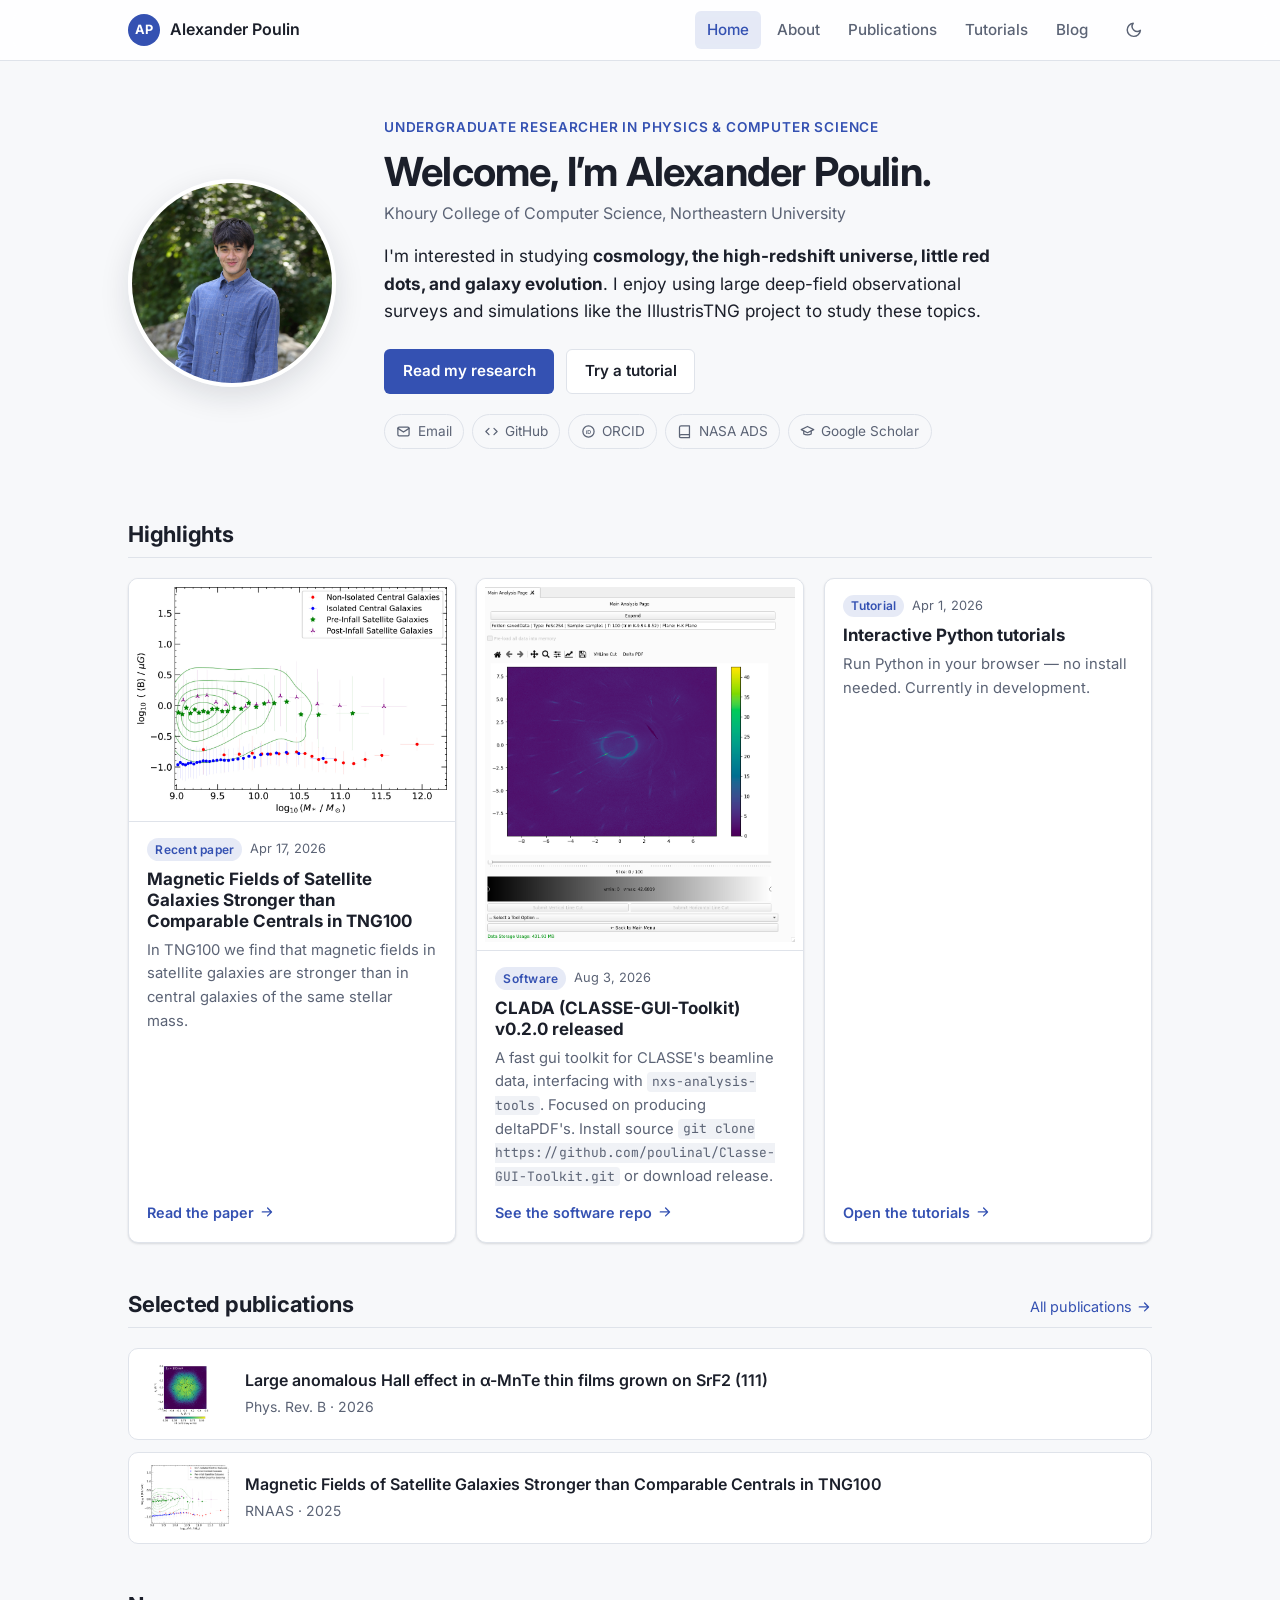
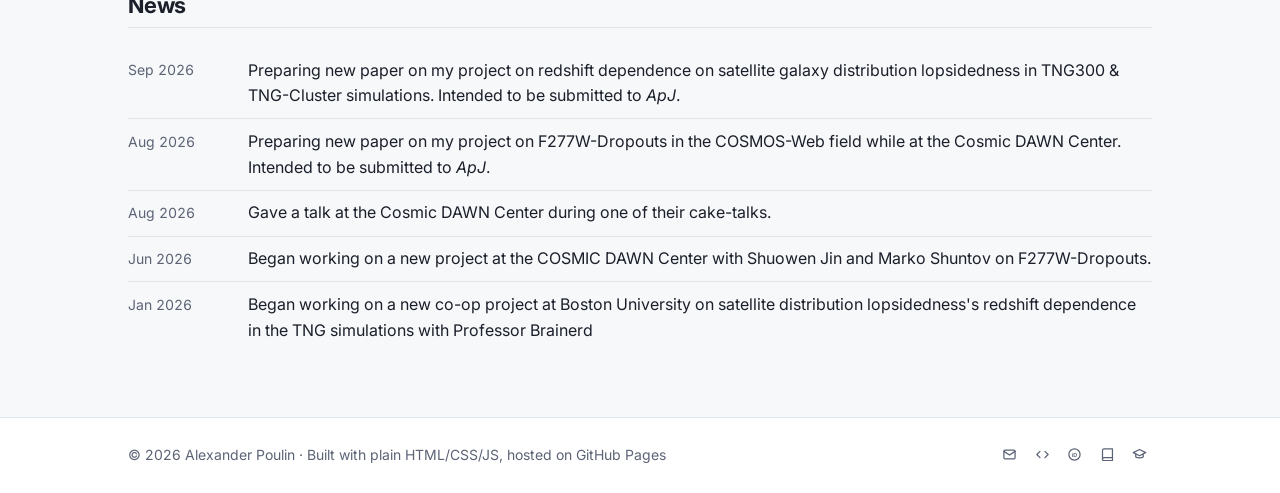
<file: index.html>
<!DOCTYPE html>
<!--
  index.html — HOME PAGE (hero, highlights, selected publications, news)

  Every page on this site uses the same shell. Content is NOT written here;
  it lives in data/*.js and is rendered by the controller named in
  <body data-page="...">. To change what this page shows, edit:
    data/profile.js      (photo, intro, buttons)
    data/highlights.js   (highlight cards and news)
    jss/config.js        -> home.sections (which sections, in what order)
  The toolbar and footer are rendered from jss/config.js on every page.

  You can still add hand-written HTML: anything you put inside <main> after
  <div id="view"> stays on the page, below the generated content.
-->
<html lang="en">
<head>
  <meta charset="UTF-8">
  <meta name="viewport" content="width=device-width, initial-scale=1.0">
  <title>Home</title>
  <meta name="description" content="Astrophysicist studying galaxies and dark matter.">
  <link rel="icon" href="assets/icons/logo_budding_universe_centered.svg" type="image/svg+xml">
  <link rel="stylesheet" href="css/style.css">

  <!-- MODEL: site config + content (edit these to change the site) -->
  <script src="jss/config.js"></script>
  <script src="data/profile.js"></script>
  <script src="data/highlights.js"></script>
  <script src="data/publications.js"></script>
  <script src="data/tutorials.js"></script>
  <script src="data/blog.js"></script>
  <script src="jss/models.js"></script>
  <!-- VIEW -->
  <script src="jss/views.js"></script>
  <!-- CONTROLLER (+ Python kernel service) -->
  <script src="jss/python-engine.js"></script>
  <script src="jss/controllers.js"></script>
  <!-- BOOTSTRAP: must be last -->
  <script src="jss/script.js"></script>
</head>
<body data-page="home">
  <header id="site-toolbar" class="toolbar"></header>

  <main id="app" class="page">
    <div id="view">
      <noscript><p>This site needs JavaScript to display its content.</p></noscript>
    </div>
  </main>

  <footer id="site-footer" class="footer"></footer>
</body>
</html>
</file>
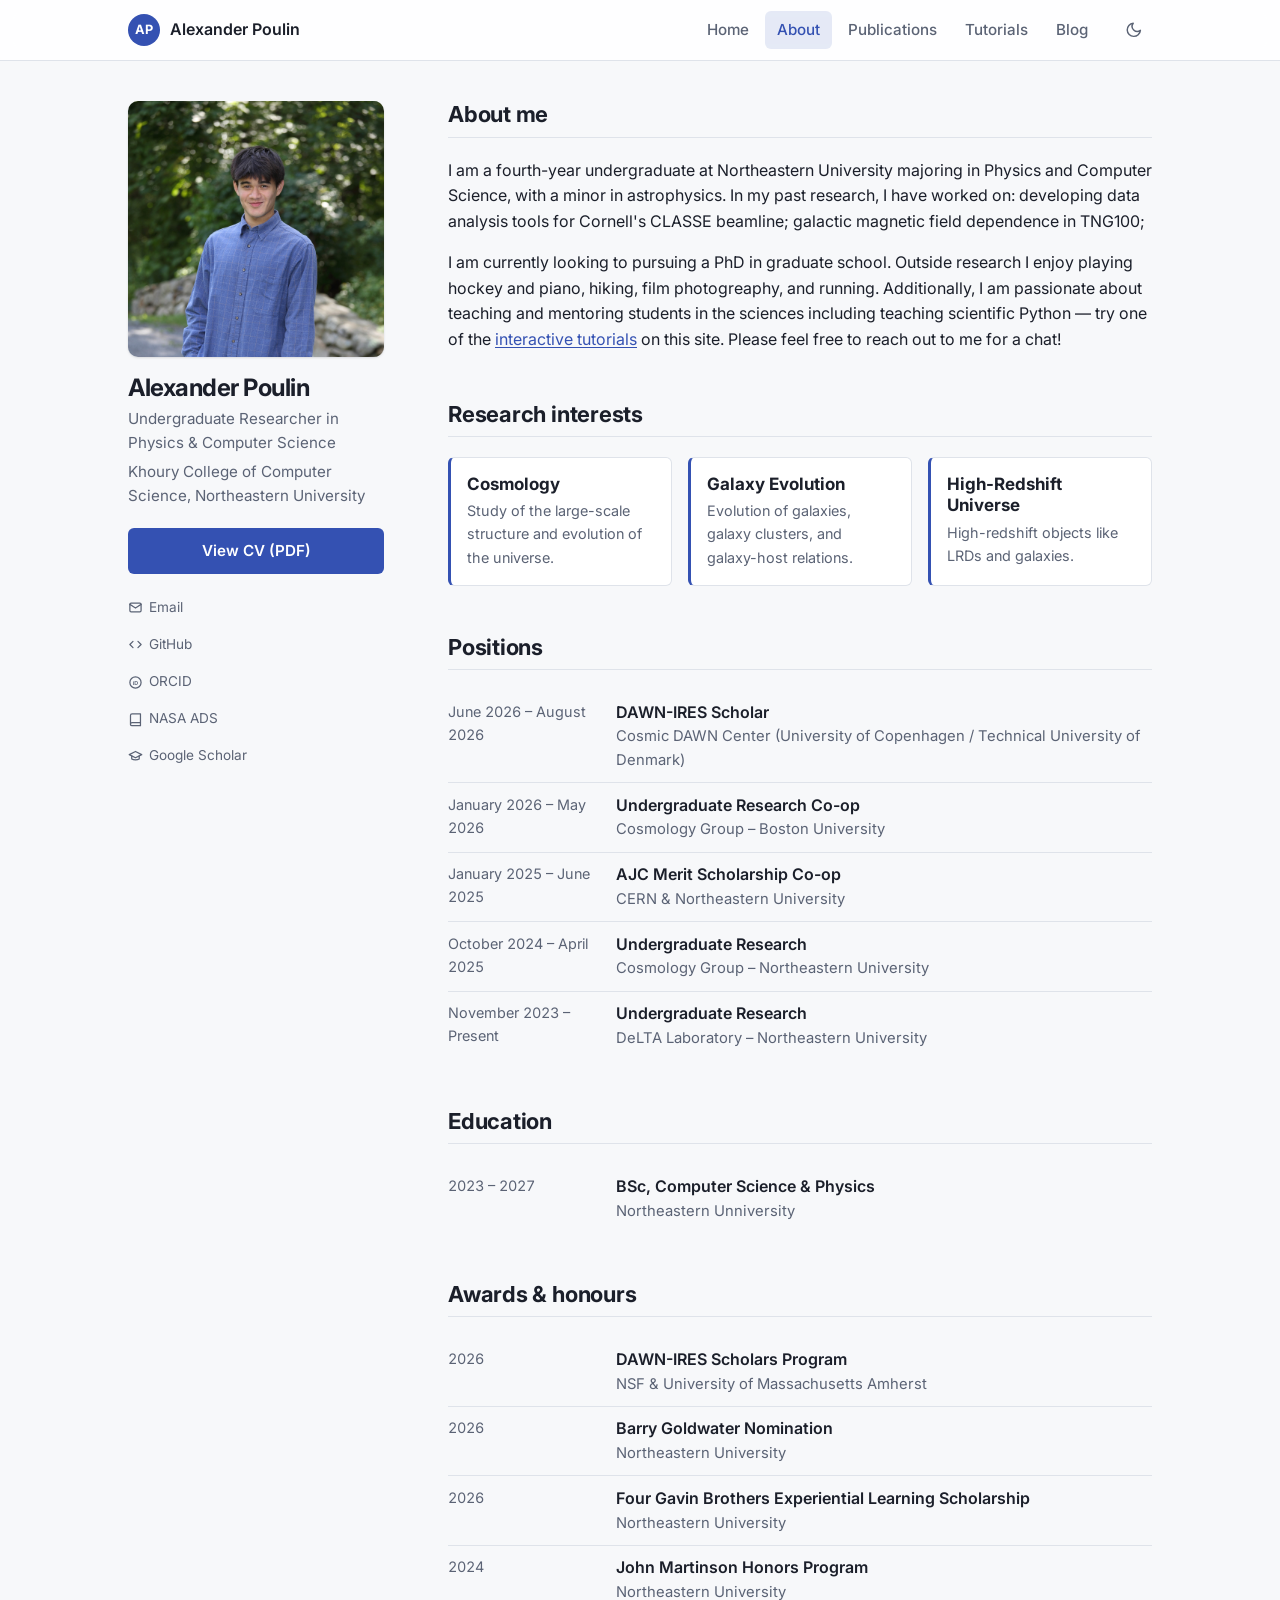
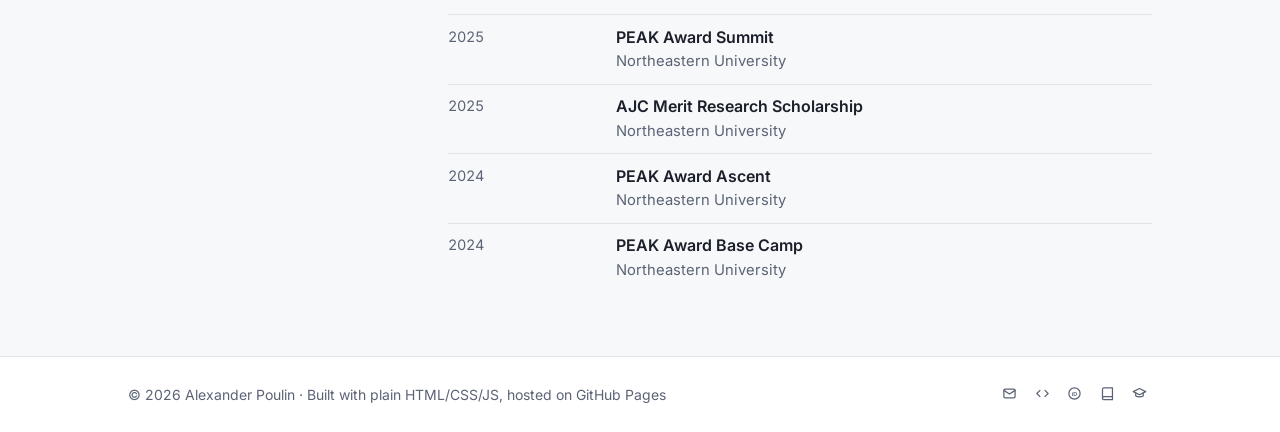
<file: aboutme.html>
<!DOCTYPE html>
<!--
  aboutme.html — ABOUT PAGE (bio, interests, positions, education)

  Every page on this site uses the same shell. Content is NOT written here;
  it lives in data/*.js and is rendered by the controller named in
  <body data-page="...">. To change what this page shows, edit:
    data/profile.js      (bio, interests, positions, education, awards)
  The toolbar and footer are rendered from jss/config.js on every page.

  You can still add hand-written HTML: anything you put inside <main> after
  <div id="view"> stays on the page, below the generated content.
-->
<html lang="en">
<head>
  <meta charset="UTF-8">
  <meta name="viewport" content="width=device-width, initial-scale=1.0">
  <title>About</title>
  <meta name="description" content="Biography, research interests and career.">
  <link rel="icon" href="assets/icons/logo_budding_universe_centered.svg" type="image/svg+xml">
  <link rel="stylesheet" href="css/style.css">

  <!-- MODEL: site config + content (edit these to change the site) -->
  <script src="jss/config.js"></script>
  <script src="data/profile.js"></script>
  <script src="data/highlights.js"></script>
  <script src="data/publications.js"></script>
  <script src="data/tutorials.js"></script>
  <script src="data/blog.js"></script>
  <script src="jss/models.js"></script>
  <!-- VIEW -->
  <script src="jss/views.js"></script>
  <!-- CONTROLLER (+ Python kernel service) -->
  <script src="jss/python-engine.js"></script>
  <script src="jss/controllers.js"></script>
  <!-- BOOTSTRAP: must be last -->
  <script src="jss/script.js"></script>
</head>
<body data-page="about">
  <header id="site-toolbar" class="toolbar"></header>

  <main id="app" class="page">
    <div id="view">
      <noscript><p>This site needs JavaScript to display its content.</p></noscript>
    </div>
  </main>

  <footer id="site-footer" class="footer"></footer>
</body>
</html>
</file>
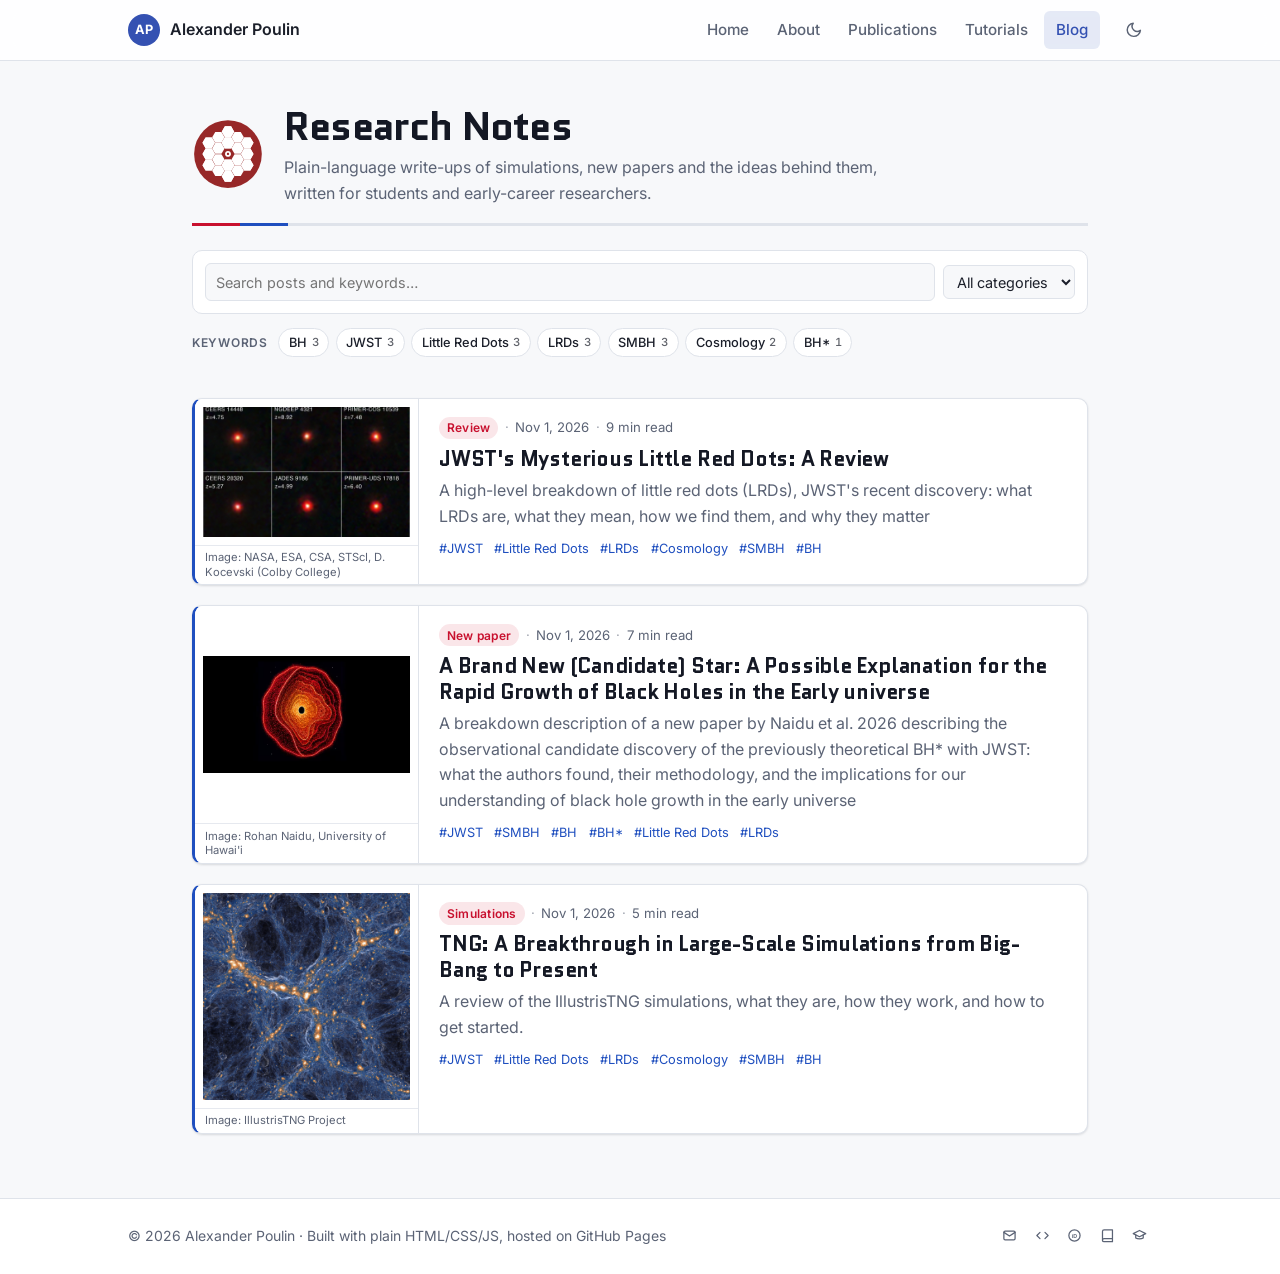
<file: blog.html>
<!DOCTYPE html>
<!--
  blog.html — BLOG (posts about simulations, new papers, tutorials)

  Every page on this site uses the same shell. Content is NOT written here;
  it lives in data/*.js and is rendered by the controller named in
  <body data-page="...">. To change what this page shows, edit:
    data/blog.js         (the posts themselves — see the guide at its top)
    jss/config.js        -> blog (title, logo, fonts, red/blue accents)
    assets/img/blog/     (images used in posts)
  The toolbar and footer are rendered from jss/config.js on every page.

  URLs:  blog.html                 list of posts (search + keywords)
         blog.html?p=<id>          one post
         blog.html?kw=TNG100       posts with that keyword

  You can still add hand-written HTML: anything you put inside <main> after
  <div id="view"> stays on the page, below the generated content.
-->
<html lang="en">
<head>
  <meta charset="UTF-8">
  <meta name="viewport" content="width=device-width, initial-scale=1.0">
  <title>Blog</title>
  <meta name="description" content="Plain-language write-ups of simulations and new papers, for early-career researchers.">
  <link rel="icon" href="assets/icons/logo_budding_universe_centered.svg" type="image/svg+xml">
  <link rel="stylesheet" href="css/style.css">

  <!-- MODEL: site config + content (edit these to change the site) -->
  <script src="jss/config.js"></script>
  <script src="data/profile.js"></script>
  <script src="data/highlights.js"></script>
  <script src="data/publications.js"></script>
  <script src="data/tutorials.js"></script>
  <script src="data/blog.js"></script>
  <script src="jss/models.js"></script>
  <!-- VIEW -->
  <script src="jss/views.js"></script>
  <!-- CONTROLLER (+ Python kernel service) -->
  <script src="jss/python-engine.js"></script>
  <script src="jss/controllers.js"></script>
  <!-- BOOTSTRAP: must be last -->
  <script src="jss/script.js"></script>
</head>
<body data-page="blog">
  <header id="site-toolbar" class="toolbar"></header>

  <main id="app" class="page">
    <div id="view">
      <noscript><p>This site needs JavaScript to display its content.</p></noscript>
    </div>
  </main>

  <footer id="site-footer" class="footer"></footer>
</body>
</html>
</file>
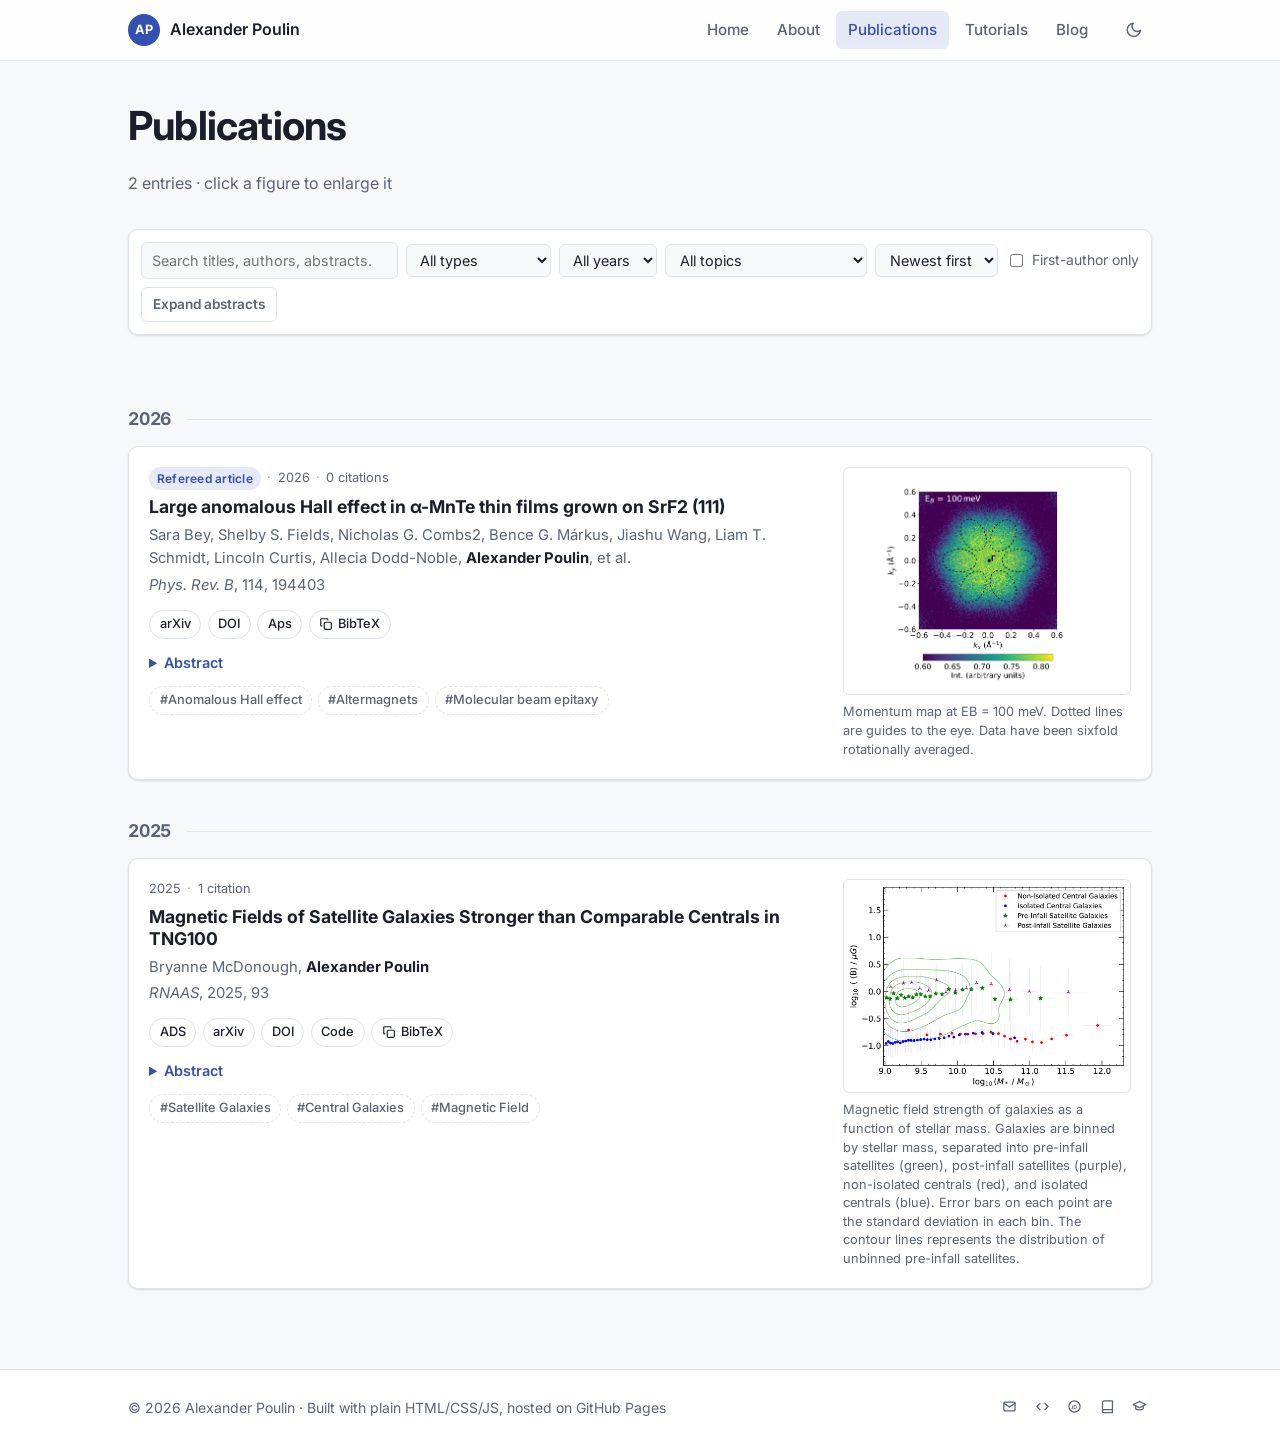
<file: publications.html>
<!DOCTYPE html>
<!--
  publications.html — PUBLICATIONS (abstracts, signature plots, filters)

  Every page on this site uses the same shell. Content is NOT written here;
  it lives in data/*.js and is rendered by the controller named in
  <body data-page="...">. To change what this page shows, edit:
    data/publications.js (the list itself)
    jss/config.js        -> publications (sorting, grouping, labels)
    assets/img/pubs/     (signature plot images)
  The toolbar and footer are rendered from jss/config.js on every page.

  You can still add hand-written HTML: anything you put inside <main> after
  <div id="view"> stays on the page, below the generated content.
-->
<html lang="en">
<head>
  <meta charset="UTF-8">
  <meta name="viewport" content="width=device-width, initial-scale=1.0">
  <title>Publications</title>
  <meta name="description" content="Publications with abstracts and figures.">
  <link rel="icon" href="assets/icons/logo_budding_universe_centered.svg" type="image/svg+xml">
  <link rel="stylesheet" href="css/style.css">

  <!-- MODEL: site config + content (edit these to change the site) -->
  <script src="jss/config.js"></script>
  <script src="data/profile.js"></script>
  <script src="data/highlights.js"></script>
  <script src="data/publications.js"></script>
  <script src="data/tutorials.js"></script>
  <script src="data/blog.js"></script>
  <script src="jss/models.js"></script>
  <!-- VIEW -->
  <script src="jss/views.js"></script>
  <!-- CONTROLLER (+ Python kernel service) -->
  <script src="jss/python-engine.js"></script>
  <script src="jss/controllers.js"></script>
  <!-- BOOTSTRAP: must be last -->
  <script src="jss/script.js"></script>
</head>
<body data-page="publications">
  <header id="site-toolbar" class="toolbar"></header>

  <main id="app" class="page">
    <div id="view">
      <noscript><p>This site needs JavaScript to display its content.</p></noscript>
    </div>
  </main>

  <footer id="site-footer" class="footer"></footer>
</body>
</html>
</file>
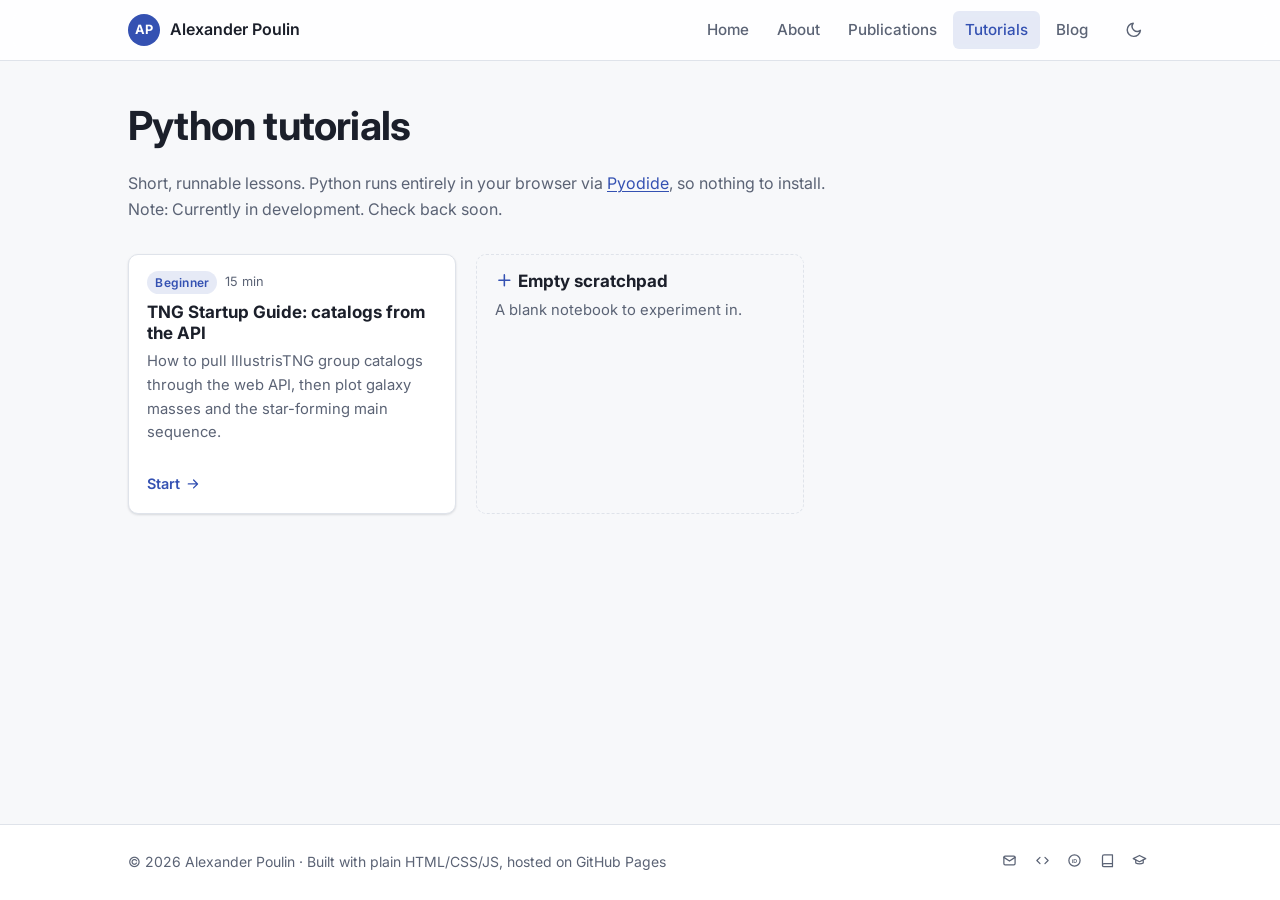
<file: runcode-template.html>
<!DOCTYPE html>
<!--
  runcode-template.html — INTERACTIVE PYTHON TUTORIALS (Jupyter-style notebook)

  Every page on this site uses the same shell. Content is NOT written here;
  it lives in data/*.js and is rendered by the controller named in
  <body data-page="...">. To change what this page shows, edit:
    data/tutorials.js    (tutorials and their cells)
    jss/config.js        -> notebook (editor, packages, options)

  URLs:  runcode-template.html            list of tutorials
         runcode-template.html?t=kepler   open one tutorial
         runcode-template.html?t=scratch  empty notebook
  To make a page that always opens one tutorial, copy this file and
  add data-tutorial="kepler" to <body>.
  The toolbar and footer are rendered from jss/config.js on every page.

  You can still add hand-written HTML: anything you put inside <main> after
  <div id="view"> stays on the page, below the generated content.
-->
<html lang="en">
<head>
  <meta charset="UTF-8">
  <meta name="viewport" content="width=device-width, initial-scale=1.0">
  <title>Tutorials</title>
  <meta name="description" content="Interactive Python tutorials that run in the browser.">
  <link rel="icon" href="assets/icons/logo_budding_universe_centered.svg" type="image/svg+xml">
  <link rel="stylesheet" href="css/style.css">

  <!-- MODEL: site config + content (edit these to change the site) -->
  <script src="jss/config.js"></script>
  <script src="data/profile.js"></script>
  <script src="data/highlights.js"></script>
  <script src="data/publications.js"></script>
  <script src="data/tutorials.js"></script>
  <script src="data/blog.js"></script>
  <script src="jss/models.js"></script>
  <!-- VIEW -->
  <script src="jss/views.js"></script>
  <!-- CONTROLLER (+ Python kernel service) -->
  <script src="jss/python-engine.js"></script>
  <script src="jss/controllers.js"></script>
  <!-- BOOTSTRAP: must be last -->
  <script src="jss/script.js"></script>
</head>
<body data-page="tutorials">
  <header id="site-toolbar" class="toolbar"></header>

  <main id="app" class="page">
    <div id="view">
      <noscript><p>This site needs JavaScript to display its content.</p></noscript>
    </div>
  </main>

  <footer id="site-footer" class="footer"></footer>
</body>
</html>
</file>
<file: css/style.css>
/* =============================================================================
 * css/style.css — ALL SITE STYLES
 * =============================================================================
 *
 * HOW TO CUSTOMISE
 *   1. Quick changes: edit the DESIGN TOKENS just below (colours, fonts,
 *      radius, widths). Every component uses these variables, so changing
 *      `--color-accent` recolours buttons, links, badges, the toolbar
 *      highlight, etc. in one go.
 *      You can also override any token from jss/config.js -> theme, without
 *      touching this file.
 *   2. Dark mode: tokens are redefined under [data-theme="dark"].
 *   3. Component tweaks: each section below is labelled with the component
 *      it styles and the view function in jss/views.js that produces it.
 *
 * SECTIONS
 *   1. Design tokens          6. Home page            11. Notebook
 *   2. Base / reset           7. About page           12. Utilities
 *   3. Layout (page, section) 8. Publications page    13. Responsive
 *   4. Toolbar + footer       9. Lightbox             14. Blog
 *   5. Shared components     10. Tutorials index
 * ========================================================================== */


/* =============================================================================
 * 1. DESIGN TOKENS
 * ========================================================================== */

:root {
  /* Colours — light mode */
  --color-bg:              #f7f8fa;
  --color-surface:         #ffffff;
  --color-surface-2:       #f0f2f6;
  --color-text:            #1b1f2a;
  --color-text-muted:      #5b6375;
  --color-border:          #dfe3ea;
  --color-accent:          #3451b2;
  --color-accent-contrast: #ffffff;   /* text on top of accent */
  --color-accent-soft:     color-mix(in srgb, var(--color-accent) 12%, transparent);
  --color-self:            var(--color-text);   /* your name in author lists */
  --color-code-bg:         #f5f6f8;
  --color-code-text:       #1b1f2a;
  --color-output-bg:       #fbfbfc;
  --color-error:           #b42318;
  --color-error-bg:        #fdf0ef;
  --color-success:         #1a7f4b;
  --color-warn:            #b26a00;

  /* Typography */
  --font-body:    system-ui, -apple-system, 'Segoe UI', sans-serif;
  --font-heading: var(--font-body);
  --font-mono:    ui-monospace, 'SFMono-Regular', Menlo, monospace;
  --text-base:    1rem;
  --line-height:  1.6;

  /* Shape & spacing */
  --radius:        10px;
  --radius-sm:     6px;
  --shadow:        0 1px 2px rgba(16, 24, 40, .06), 0 1px 3px rgba(16, 24, 40, .08);
  --shadow-lg:     0 10px 30px rgba(16, 24, 40, .12);
  --content-width: 68rem;
  --gutter:        clamp(1rem, 4vw, 2rem);
  --toolbar-height: 3.75rem;
}

/* Dark mode. `data-theme` is set on <html> by jss/script.js. */
:root[data-theme="dark"] {
  --color-bg:              #0f1218;
  --color-surface:         #171b23;
  --color-surface-2:       #1f2430;
  --color-text:            #e6e9ef;
  --color-text-muted:      #9aa3b5;
  --color-border:          #2c3240;
  --color-accent:          #8ea6ff;
  --color-accent-contrast: #0f1218;
  --color-code-bg:         #12161d;
  --color-code-text:       #e6e9ef;
  --color-output-bg:       #141820;
  --color-error:           #ff8a80;
  --color-error-bg:        #2a1716;
  --color-success:         #5bd69a;
  --color-warn:            #f0b35a;
  --shadow:                0 1px 2px rgba(0, 0, 0, .4);
  --shadow-lg:             0 10px 30px rgba(0, 0, 0, .5);
  color-scheme: dark;
}

/* Without JavaScript, still follow the OS dark-mode setting. */
@media (prefers-color-scheme: dark) {
  :root:not([data-theme]) {
    --color-bg: #0f1218; --color-surface: #171b23; --color-surface-2: #1f2430;
    --color-text: #e6e9ef; --color-text-muted: #9aa3b5; --color-border: #2c3240;
    --color-accent: #8ea6ff; --color-accent-contrast: #0f1218;
    color-scheme: dark;
  }
}


/* =============================================================================
 * 2. BASE / RESET
 * ========================================================================== */

*, *::before, *::after { box-sizing: border-box; }

html { -webkit-text-size-adjust: 100%; scroll-padding-top: calc(var(--toolbar-height) + 1rem); }

body {
  margin: 0;
  min-height: 100vh;
  display: flex;
  flex-direction: column;
  background: var(--color-bg);
  color: var(--color-text);
  font-family: var(--font-body);
  font-size: var(--text-base);
  line-height: var(--line-height);
  -webkit-font-smoothing: antialiased;
}

h1, h2, h3, h4 { font-family: var(--font-heading); line-height: 1.25; margin: 0 0 .5em; }
h1 { font-size: clamp(1.75rem, 3vw + 1rem, 2.5rem); letter-spacing: -.02em; }
h2 { font-size: 1.375rem; letter-spacing: -.01em; }
h3 { font-size: 1.0625rem; }
p  { margin: 0 0 1em; }

a { color: var(--color-accent); text-decoration-thickness: 1px; text-underline-offset: 2px; }
a:hover { text-decoration-thickness: 2px; }

img { max-width: 100%; height: auto; display: block; }

code, kbd, pre { font-family: var(--font-mono); font-size: .875em; }
:not(pre) > code {
  background: var(--color-surface-2);
  padding: .1em .35em;
  border-radius: 4px;
}
kbd {
  border: 1px solid var(--color-border);
  border-bottom-width: 2px;
  border-radius: 4px;
  padding: 0 .35em;
  background: var(--color-surface);
}

:focus-visible { outline: 2px solid var(--color-accent); outline-offset: 2px; }

button { font: inherit; color: inherit; }


/* =============================================================================
 * 3. LAYOUT
 * Every page: <header id="site-toolbar"> <main id="app"><div id="view"> <footer>
 * ========================================================================== */

.page {
  flex: 1;
  width: 100%;
  max-width: var(--content-width);
  margin: 0 auto;
  padding: 2.5rem var(--gutter) 4rem;
}

.section { margin-top: 3rem; }
.section__head {
  display: flex;
  align-items: baseline;
  justify-content: space-between;
  gap: 1rem;
  margin-bottom: 1.25rem;
  border-bottom: 1px solid var(--color-border);
  padding-bottom: .5rem;
}
.section__title { margin: 0; }
.section__action { display: inline-flex; align-items: center; gap: .25rem; font-size: .9rem; text-decoration: none; white-space: nowrap; }

.page-head { margin-bottom: 2rem; }
.page-head__sub { color: var(--color-text-muted); margin: 0; }


/* =============================================================================
 * 4. TOOLBAR + FOOTER  (views.js -> Site.views.layout)
 * ========================================================================== */

.toolbar {
  position: sticky;
  top: 0;
  z-index: 50;
  background: color-mix(in srgb, var(--color-surface) 85%, transparent);
  backdrop-filter: saturate(180%) blur(10px);
  -webkit-backdrop-filter: saturate(180%) blur(10px);
  border-bottom: 1px solid var(--color-border);
}

.toolbar__inner {
  max-width: var(--content-width);
  height: var(--toolbar-height);
  margin: 0 auto;
  padding: 0 var(--gutter);
  display: flex;
  align-items: center;
  gap: 1rem;
}

.toolbar__brand {
  display: flex;
  align-items: center;
  gap: .6rem;
  color: var(--color-text);
  text-decoration: none;
  font-weight: 600;
  margin-right: auto;
  min-width: 0;
}
.toolbar__name { white-space: nowrap; overflow: hidden; text-overflow: ellipsis; }
.toolbar__logo {
  display: grid;
  place-items: center;
  width: 2rem;
  height: 2rem;
  border-radius: 50%;
  background: var(--color-accent);
  color: var(--color-accent-contrast);
  font-size: .8rem;
  font-weight: 700;
  letter-spacing: .02em;
  flex: none;
}
.toolbar__logo-img { width: 2rem; height: 2rem; border-radius: 50%; object-fit: cover; }

.toolbar__links { display: flex; gap: .25rem; list-style: none; margin: 0; padding: 0; }
.toolbar__link {
  display: block;
  padding: .4rem .75rem;
  border-radius: var(--radius-sm);
  color: var(--color-text-muted);
  text-decoration: none;
  font-size: .95rem;
  font-weight: 500;
}
.toolbar__link:hover { color: var(--color-text); background: var(--color-surface-2); }
.toolbar__link.is-active { color: var(--color-accent); background: var(--color-accent-soft); }

.toolbar__btn {
  display: grid;
  place-items: center;
  width: 2.25rem;
  height: 2.25rem;
  border: 1px solid transparent;
  border-radius: var(--radius-sm);
  background: none;
  color: var(--color-text-muted);
  cursor: pointer;
  flex: none;
}
.toolbar__btn:hover { color: var(--color-text); background: var(--color-surface-2); }
.toolbar__menu-btn { display: none; }

.footer { border-top: 1px solid var(--color-border); background: var(--color-surface); }
.footer__inner {
  max-width: var(--content-width);
  margin: 0 auto;
  padding: 1.5rem var(--gutter);
  display: flex;
  flex-wrap: wrap;
  align-items: center;
  justify-content: space-between;
  gap: 1rem;
}
.footer__text { margin: 0; color: var(--color-text-muted); font-size: .875rem; }


/* =============================================================================
 * 5. SHARED COMPONENTS — icons, buttons, badges, chips, cards, prose
 * ========================================================================== */

.icon { width: 1.1em; height: 1.1em; flex: none; vertical-align: -.15em; }

.btn {
  display: inline-flex;
  align-items: center;
  justify-content: center;
  gap: .4rem;
  padding: .6rem 1.1rem;
  border-radius: var(--radius-sm);
  border: 1px solid transparent;
  font-weight: 600;
  font-size: .95rem;
  text-decoration: none;
  cursor: pointer;
  transition: background-color .15s, border-color .15s, color .15s;
}
.btn--primary   { background: var(--color-accent); color: var(--color-accent-contrast); }
.btn--primary:hover { background: color-mix(in srgb, var(--color-accent) 85%, black); }
.btn--secondary { background: var(--color-surface); color: var(--color-text); border-color: var(--color-border); }
.btn--secondary:hover { border-color: var(--color-accent); color: var(--color-accent); }
.btn--ghost     { background: none; color: var(--color-text-muted); border-color: var(--color-border); }
.btn--ghost:hover { color: var(--color-text); background: var(--color-surface-2); }
.btn--sm    { padding: .35rem .7rem; font-size: .85rem; }
.btn--block { width: 100%; }

.badge {
  display: inline-block;
  padding: .1rem .5rem;
  border-radius: 999px;
  background: var(--color-accent-soft);
  color: var(--color-accent);
  font-size: .75rem;
  font-weight: 600;
  letter-spacing: .02em;
}

.eyebrow {
  margin: 0 0 .5rem;
  color: var(--color-accent);
  font-size: .85rem;
  font-weight: 600;
  letter-spacing: .06em;
  text-transform: uppercase;
}

.chip {
  display: inline-flex;
  align-items: center;
  gap: .3rem;
  padding: .2rem .6rem;
  border-radius: 999px;
  border: 1px solid var(--color-border);
  background: var(--color-surface);
  font-size: .8rem;
  font-weight: 500;
  text-decoration: none;
  color: var(--color-text);
  cursor: pointer;
}
.chip:hover { border-color: var(--color-accent); color: var(--color-accent); }
.chip--tag { color: var(--color-text-muted); background: none; border-style: dashed; }

.card-grid {
  display: grid;
  grid-template-columns: repeat(auto-fill, minmax(min(100%, 18rem), 1fr));
  gap: 1.25rem;
}
.card {
  display: flex;
  flex-direction: column;
  background: var(--color-surface);
  border: 1px solid var(--color-border);
  border-radius: var(--radius);
  overflow: hidden;
  box-shadow: var(--shadow);
  color: inherit;
  text-decoration: none;
}
.card--link { transition: transform .15s, box-shadow .15s, border-color .15s; }
.card--link:hover { transform: translateY(-2px); box-shadow: var(--shadow-lg); border-color: var(--color-accent); }
.card--dashed { border-style: dashed; box-shadow: none; background: none; }
.card__media { aspect-ratio: 16 / 10; background: #fff; border-bottom: 1px solid var(--color-border); }
.card__media img { width: 100%; height: 100%; object-fit: contain; padding: .5rem; }
.card__body { padding: 1rem 1.15rem 1.15rem; display: flex; flex-direction: column; flex: 1; }
.card__meta { display: flex; align-items: center; gap: .5rem; color: var(--color-text-muted); font-size: .8rem; margin-bottom: .5rem; }
.card__title { margin-bottom: .4rem; }
.card__text { color: var(--color-text-muted); font-size: .925rem; }
.card__text p:last-child { margin-bottom: 0; }
.card__cta { margin-top: auto; padding-top: .75rem; display: inline-flex; align-items: center; gap: .3rem; color: var(--color-accent); font-weight: 600; font-size: .9rem; }

.social { display: flex; flex-wrap: wrap; gap: .5rem; list-style: none; padding: 0; margin: 1.25rem 0 0; }
.social a {
  display: inline-flex;
  align-items: center;
  gap: .4rem;
  padding: .35rem .7rem;
  border: 1px solid var(--color-border);
  border-radius: 999px;
  color: var(--color-text-muted);
  text-decoration: none;
  font-size: .85rem;
}
.social a:hover { color: var(--color-accent); border-color: var(--color-accent); }
.social--compact { margin: 0; }
.social--compact a { border: none; padding: .3rem; }
.social--compact .social__label { display: none; }
.social--stacked { flex-direction: column; }
.social--stacked a { border: none; padding: .2rem 0; border-radius: 0; }

.prose > :last-child { margin-bottom: 0; }
.prose ul, .prose ol { padding-left: 1.4em; }
.prose pre {
  background: var(--color-code-bg);
  padding: .75rem 1rem;
  border-radius: var(--radius-sm);
  overflow-x: auto;
}

.empty {
  padding: 3rem 1rem;
  text-align: center;
  color: var(--color-text-muted);
  border: 1px dashed var(--color-border);
  border-radius: var(--radius);
}


/* =============================================================================
 * 6. HOME PAGE  (views.js -> Site.views.home)
 * ========================================================================== */

.hero {
  display: grid;
  grid-template-columns: auto 1fr;
  gap: clamp(1.5rem, 4vw, 3rem);
  align-items: center;
  padding: 1rem 0 1.5rem;
}
.hero__photo {
  width: clamp(9rem, 18vw, 13rem);
  aspect-ratio: 1;
  border-radius: 50%;
  object-fit: cover;
  border: 4px solid var(--color-surface);
  box-shadow: var(--shadow-lg);
}
.hero__title { margin-bottom: .25rem; }
.hero__affil { color: var(--color-text-muted); margin-bottom: 1rem; }
.hero__intro { font-size: 1.075rem; max-width: 40rem; }
.hero__actions { display: flex; flex-wrap: wrap; gap: .75rem; margin-top: 1.5rem; }

.mini-pubs { list-style: none; margin: 0; padding: 0; display: grid; gap: .75rem; }
.mini-pub {
  display: flex;
  gap: 1rem;
  align-items: center;
  padding: .75rem;
  background: var(--color-surface);
  border: 1px solid var(--color-border);
  border-radius: var(--radius);
}
.mini-pub__thumb { width: 5.5rem; aspect-ratio: 4 / 3; object-fit: contain; background: #fff; border-radius: var(--radius-sm); flex: none; }
.mini-pub__title { font-weight: 600; text-decoration: none; color: var(--color-text); }
.mini-pub__title:hover { color: var(--color-accent); }
.mini-pub__venue { margin: .15rem 0 0; color: var(--color-text-muted); font-size: .875rem; }

.news { list-style: none; margin: 0; padding: 0; }
.news li {
  display: grid;
  grid-template-columns: 6.5rem 1fr;
  gap: 1rem;
  padding: .6rem 0;
  border-bottom: 1px solid var(--color-border);
}
.news li:last-child { border-bottom: none; }
.news time { color: var(--color-text-muted); font-size: .875rem; font-variant-numeric: tabular-nums; padding-top: .1rem; }


/* =============================================================================
 * 7. ABOUT PAGE  (views.js -> Site.views.about)
 * ========================================================================== */

.about { display: grid; grid-template-columns: 16rem 1fr; gap: clamp(2rem, 5vw, 4rem); align-items: start; }
.about__side { position: sticky; top: calc(var(--toolbar-height) + 2rem); }
.about__photo { width: 100%; max-width: 16rem; aspect-ratio: 1; object-fit: cover; border-radius: var(--radius); margin-bottom: 1rem; box-shadow: var(--shadow); }
.about__name { font-size: 1.5rem; margin-bottom: .25rem; }
.about__role, .about__affil { margin: 0 0 .25rem; color: var(--color-text-muted); font-size: .95rem; }
.about__side .btn { margin-top: 1rem; }
.about__main > .section:first-child { margin-top: 0; }

.interests { display: grid; grid-template-columns: repeat(auto-fill, minmax(min(100%, 14rem), 1fr)); gap: 1rem; }
.interest { padding: 1rem; background: var(--color-surface); border: 1px solid var(--color-border); border-left: 3px solid var(--color-accent); border-radius: var(--radius-sm); }
.interest h3 { margin-bottom: .25rem; }
.interest p { margin: 0; color: var(--color-text-muted); font-size: .9rem; }

.timeline { list-style: none; margin: 0; padding: 0; }
.timeline li {
  display: grid;
  grid-template-columns: 9rem 1fr;
  column-gap: 1.5rem;
  padding: .6rem 0;
  border-bottom: 1px solid var(--color-border);
}
.timeline li:last-child { border-bottom: none; }
.timeline__years { grid-row: span 2; color: var(--color-text-muted); font-size: .9rem; font-variant-numeric: tabular-nums; }
.timeline__role { font-weight: 600; }
.timeline__org { color: var(--color-text-muted); font-size: .925rem; }


/* =============================================================================
 * 8. PUBLICATIONS PAGE  (views.js -> Site.views.publications)
 * ========================================================================== */

.filters {
  display: flex;
  flex-wrap: wrap;
  gap: .5rem;
  align-items: center;
  padding: .75rem;
  background: var(--color-surface);
  border: 1px solid var(--color-border);
  border-radius: var(--radius);
  position: sticky;
  top: calc(var(--toolbar-height) + .5rem);
  z-index: 10;
  box-shadow: var(--shadow);
}
.filters input[type="search"], .filters select {
  font: inherit;
  font-size: .9rem;
  color: var(--color-text);
  background: var(--color-bg);
  border: 1px solid var(--color-border);
  border-radius: var(--radius-sm);
  padding: .4rem .6rem;
}
.filters__search { flex: 1 1 14rem; min-width: 0; }
.filters__check { display: inline-flex; align-items: center; gap: .35rem; font-size: .875rem; color: var(--color-text-muted); }
.filters__count { min-height: 1.5em; margin: .75rem 0 0; color: var(--color-text-muted); font-size: .875rem; }

.year-heading {
  margin: 2.5rem 0 1rem;
  font-size: 1.1rem;
  color: var(--color-text-muted);
  font-variant-numeric: tabular-nums;
  display: flex;
  align-items: center;
  gap: 1rem;
}
.year-heading::after { content: ''; flex: 1; height: 1px; background: var(--color-border); }

.pub {
  display: grid;
  grid-template-columns: 1fr;
  gap: 1.5rem;
  padding: 1.25rem;
  margin-bottom: 1rem;
  background: var(--color-surface);
  border: 1px solid var(--color-border);
  border-radius: var(--radius);
  box-shadow: var(--shadow);
}
.pub--has-figure { grid-template-columns: 1fr minmax(12rem, 18rem); }
.pub.is-target { border-color: var(--color-accent); box-shadow: 0 0 0 3px var(--color-accent-soft); }
.pub__meta { display: flex; flex-wrap: wrap; align-items: center; gap: .4rem; margin-bottom: .4rem; color: var(--color-text-muted); font-size: .8rem; }
.pub__meta .dot { opacity: .6; }
.pub__title { font-size: 1.1rem; margin-bottom: .35rem; }
.pub__title a { color: var(--color-text); text-decoration: none; }
.pub__title a:hover { color: var(--color-accent); }
.pub__authors { margin-bottom: .2rem; font-size: .925rem; color: var(--color-text-muted); }
.pub__authors .self { color: var(--color-self); font-weight: 700; }
.pub__venue { margin-bottom: .75rem; font-size: .925rem; color: var(--color-text-muted); }
.pub__links { display: flex; flex-wrap: wrap; gap: .4rem; margin-bottom: .75rem; }
.pub__abstract { margin-bottom: .75rem; }
.pub__abstract summary { cursor: pointer; font-weight: 600; font-size: .9rem; color: var(--color-accent); width: fit-content; }
.pub__abstract .prose { margin-top: .5rem; font-size: .925rem; line-height: 1.65; }
.pub__tags { display: flex; flex-wrap: wrap; gap: .35rem; }

.pub__figure { margin: 0; }
.pub__zoom {
  display: block;
  width: 100%;
  padding: .4rem;
  border: 1px solid var(--color-border);
  border-radius: var(--radius-sm);
  background: #fff;   /* plots usually have white backgrounds */
  cursor: zoom-in;
}
.pub__zoom img { width: 100%; }
.pub__figure figcaption { margin-top: .5rem; font-size: .8rem; color: var(--color-text-muted); line-height: 1.45; }


/* =============================================================================
 * 9. LIGHTBOX  (publication figures)
 * ========================================================================== */

.lightbox {
  max-width: min(92vw, 70rem);
  padding: 1rem;
  border: none;
  border-radius: var(--radius);
  background: var(--color-surface);
  color: var(--color-text);
  box-shadow: var(--shadow-lg);
}
.lightbox::backdrop { background: rgba(5, 8, 15, .7); }
.lightbox__img { max-height: 78vh; margin: 0 auto; background: #fff; border-radius: var(--radius-sm); }
.lightbox__caption { margin: .75rem 0 0; color: var(--color-text-muted); font-size: .9rem; text-align: center; }
.lightbox__close { position: absolute; top: .5rem; right: .5rem; background: var(--color-surface); }


/* =============================================================================
 * 10. TUTORIALS INDEX  (views.js -> Site.views.notebook.index)
 * ========================================================================== */

.tutorial-card .card__title .icon { color: var(--color-accent); }


/* =============================================================================
 * 11. NOTEBOOK  (views.js -> Site.views.notebook, Site.views.editor)
 * ========================================================================== */

.nb { max-width: 54rem; margin: 0 auto; }

.nb-head__back { display: inline-flex; align-items: center; gap: .3rem; font-size: .9rem; text-decoration: none; margin-bottom: 1rem; }
.nb-bar {
  display: flex;
  flex-wrap: wrap;
  align-items: center;
  justify-content: space-between;
  gap: .75rem;
  margin-top: 1.25rem;
  padding: .6rem .75rem;
  background: var(--color-surface);
  border: 1px solid var(--color-border);
  border-radius: var(--radius);
  position: sticky;
  top: calc(var(--toolbar-height) + .5rem);
  z-index: 10;
  box-shadow: var(--shadow);
}
.nb-bar__buttons { display: flex; flex-wrap: wrap; gap: .4rem; }
.nb-hint { margin: .75rem 0 0; font-size: .85rem; color: var(--color-text-muted); }

/* Kernel status pill */
.kernel { display: inline-flex; align-items: center; gap: .5rem; font-size: .85rem; color: var(--color-text-muted); }
.kernel__dot { width: .6rem; height: .6rem; border-radius: 50%; background: var(--color-warn); flex: none; }
.kernel[data-state="ready"] .kernel__dot { background: var(--color-success); }
.kernel[data-state="error"] .kernel__dot { background: var(--color-error); }
.kernel[data-state="loading"] .kernel__dot,
.kernel[data-state="busy"] .kernel__dot { animation: pulse 1s ease-in-out infinite; }
@keyframes pulse { 50% { opacity: .3; } }

.nb__cells { margin-top: 1.5rem; display: grid; gap: 1rem; }

.cell--md { padding: 0 .25rem 0 3.75rem; }
.cell--md h2 { margin-top: 1rem; }
.cell--md .katex-display { overflow-x: auto; overflow-y: hidden; padding: .25rem 0; }

.cell--code { display: grid; grid-template-columns: 3.25rem 1fr; gap: .5rem; }
.cell__gutter { display: flex; flex-direction: column; align-items: center; gap: .25rem; padding-top: .35rem; }
.cell__run {
  display: grid;
  place-items: center;
  width: 2rem;
  height: 2rem;
  border-radius: 50%;
  border: 1px solid var(--color-border);
  background: var(--color-surface);
  color: var(--color-accent);
  cursor: pointer;
}
.cell__run:hover { background: var(--color-accent); color: var(--color-accent-contrast); border-color: var(--color-accent); }
.cell__run .icon { width: .85rem; height: .85rem; margin-left: 2px; }
.cell__prompt { font-family: var(--font-mono); font-size: .75rem; color: var(--color-text-muted); }
.cell.is-running .cell__prompt { color: var(--color-warn); }

.cell__main {
  position: relative;
  min-width: 0;
  border: 1px solid var(--color-border);
  border-radius: var(--radius-sm);
  background: var(--color-code-bg);
  overflow: hidden;
}
.cell__main:focus-within { border-color: var(--color-accent); box-shadow: 0 0 0 3px var(--color-accent-soft); }
.cell.is-running .cell__main { border-left: 3px solid var(--color-warn); }

.cell__tools { position: absolute; top: .3rem; right: .3rem; display: flex; gap: .25rem; align-items: center; z-index: 5; opacity: .5; }
.cell__main:hover .cell__tools, .cell__main:focus-within .cell__tools { opacity: 1; }
.cell__tool {
  display: grid; place-items: center;
  width: 1.75rem; height: 1.75rem;
  border: none; border-radius: var(--radius-sm);
  background: var(--color-surface); color: var(--color-text-muted); cursor: pointer;
}
.cell__tool:hover { color: var(--color-text); }
.cell__flag { font-size: .7rem; color: var(--color-text-muted); padding: 0 .4rem; }

.cell__reveal {
  display: block; width: 100%;
  padding: .5rem .75rem;
  border: none; background: none;
  text-align: left; font-size: .85rem; color: var(--color-accent); cursor: pointer;
}
.cell.is-collapsed .cell__editor { display: none; }

/* Plain textarea editor (fallback) */
.cell__textarea {
  display: block; width: 100%; min-height: 3rem;
  padding: .75rem 1rem;
  border: none; outline: none; resize: none; overflow: hidden;
  background: transparent; color: var(--color-code-text);
  font-family: var(--font-mono); font-size: .875rem; line-height: 1.55;
  tab-size: 4;
}

/* CodeMirror 5 — match the site palette */
.cell__editor .CodeMirror {
  height: auto;
  font-family: var(--font-mono);
  font-size: .875rem;
  line-height: 1.55;
  background: transparent;
  color: var(--color-code-text);
  padding: .4rem 0;
}
.cell__editor .CodeMirror-gutters { background: transparent; border-right: 1px solid var(--color-border); }
.cell__editor .CodeMirror-linenumber { color: var(--color-text-muted); opacity: .6; }
.cell__editor .CodeMirror-cursor { border-left-color: var(--color-text); }
:root[data-theme="dark"] .cell__editor .CodeMirror-selected { background: #2b3445; }
:root[data-theme="dark"] .cm-s-default .cm-keyword  { color: #c792ea; }
:root[data-theme="dark"] .cm-s-default .cm-def      { color: #82aaff; }
:root[data-theme="dark"] .cm-s-default .cm-variable-2 { color: #eeffff; }
:root[data-theme="dark"] .cm-s-default .cm-builtin  { color: #ffcb6b; }
:root[data-theme="dark"] .cm-s-default .cm-string   { color: #c3e88d; }
:root[data-theme="dark"] .cm-s-default .cm-number   { color: #f78c6c; }
:root[data-theme="dark"] .cm-s-default .cm-comment  { color: #697098; }
:root[data-theme="dark"] .cm-s-default .cm-operator { color: #89ddff; }
:root[data-theme="dark"] .cm-s-default .cm-meta     { color: #ffcb6b; }

/* Outputs */
.cell__output { border-top: 1px solid var(--color-border); background: var(--color-output-bg); padding: .5rem 0; }
.out { margin: 0; }
pre.out, .out--result pre {
  padding: .25rem 1rem;
  white-space: pre-wrap;
  word-break: break-word;
  font-size: .85rem;
  line-height: 1.5;
  margin: 0;
}
.out--stderr { color: var(--color-warn); }
.out--error  { color: var(--color-error); background: var(--color-error-bg); padding: .6rem 1rem !important; }
.out--result { display: flex; align-items: baseline; }
.out__label { font-family: var(--font-mono); font-size: .75rem; color: var(--color-accent); padding-left: 1rem; white-space: nowrap; }
.out--image { margin: .5rem 1rem; background: #fff; border-radius: var(--radius-sm); max-width: calc(100% - 2rem); }

.add-cell {
  display: flex; align-items: center; justify-content: center; gap: .4rem;
  width: calc(100% - 3.75rem); margin: 1rem 0 0 3.75rem;
  padding: .6rem;
  border: 1px dashed var(--color-border); border-radius: var(--radius-sm);
  background: none; color: var(--color-text-muted); cursor: pointer; font-size: .9rem;
}
.add-cell:hover { color: var(--color-accent); border-color: var(--color-accent); }


/* =============================================================================
 * 12. UTILITIES
 * ========================================================================== */

.visually-hidden {
  position: absolute !important;
  width: 1px; height: 1px;
  overflow: hidden; clip: rect(0 0 0 0); white-space: nowrap;
}

noscript p { padding: 1rem; border: 1px solid var(--color-border); border-radius: var(--radius); }

@media (prefers-reduced-motion: reduce) {
  *, *::before, *::after { animation: none !important; transition: none !important; scroll-behavior: auto !important; }
}


/* =============================================================================
 * 13. RESPONSIVE
 * Breakpoint: 760px. Change it here and in all three blocks below.
 * ========================================================================== */

@media (max-width: 760px) {
  /* Toolbar collapses into a menu button */
  .toolbar__menu-btn { display: grid; order: 3; }
  .toolbar__theme { order: 2; }
  .toolbar__links {
    display: none;
    position: absolute;
    top: var(--toolbar-height);
    left: 0;
    right: 0;
    flex-direction: column;
    padding: .5rem var(--gutter) 1rem;
    background: var(--color-surface);
    border-bottom: 1px solid var(--color-border);
    box-shadow: var(--shadow-lg);
  }
  .toolbar.is-open .toolbar__links { display: flex; }
  .toolbar__link { padding: .7rem .75rem; }

  .hero { grid-template-columns: 1fr; text-align: left; }
  .hero__photo { width: 8rem; }

  .about { grid-template-columns: 1fr; }
  .about__side { position: static; }
  .about__photo { max-width: 10rem; }

  .pub--has-figure { grid-template-columns: 1fr; }
  .pub__figure { max-width: 24rem; }
  .filters { position: static; }

  .news li { grid-template-columns: 1fr; gap: 0; }
  .timeline li { grid-template-columns: 1fr; }
  .timeline__years { grid-row: auto; }

  .cell--code { grid-template-columns: 1fr; }
  .cell__gutter { flex-direction: row; padding: 0; }
  .cell--md { padding-left: 0; }
  .add-cell { width: 100%; margin-left: 0; }
  .nb-bar { position: static; }
}


/* =============================================================================
 * 14. BLOG  (views.js -> Site.views.blog)
 * Tokens below are the defaults; jss/config.js -> blog.theme overrides them,
 * and a post's `style` field overrides them for that post only.
 * Red marks things to notice (categories, key ideas, active keyword);
 * blue marks things to click (links, citations, tutorial cards).
 * ========================================================================== */

:root {
  --blog-red:           #c8102e;
  --blog-blue:          #1f4fbf;
  --blog-red-soft:      color-mix(in srgb, var(--blog-red) 10%, transparent);
  --blog-blue-soft:     color-mix(in srgb, var(--blog-blue) 10%, transparent);
  --blog-font-body:     Georgia, 'Times New Roman', serif;
  --blog-font-heading:  var(--font-heading);
  --blog-text-size:     1.125rem;
  --blog-line-height:   1.75;
  --blog-h1-size:       clamp(2rem, 3vw + 1rem, 2.75rem);
  --blog-h2-size:       1.6rem;
  --blog-h3-size:       1.25rem;
  --blog-measure:       44rem;
  --blog-heading-color: var(--color-text);
  --blog-text-color:    var(--color-text);
}
:root[data-theme="dark"] {
  --blog-red:  #ff6b70;
  --blog-blue: #8ea6ff;
}

/* ---- index ---------------------------------------------------------------- */

.blog { max-width: 56rem; margin: 0 auto; }

.blog-head {
  display: flex;
  align-items: center;
  gap: 1.25rem;
  padding-bottom: 1.25rem;
  margin-bottom: 1.5rem;
  /* two-tone rule: a red segment, a blue segment, then the normal border */
  background: linear-gradient(90deg, var(--blog-red) 0 3rem, var(--blog-blue) 3rem 6rem, var(--color-border) 6rem) bottom / 100% 3px no-repeat;
}
.blog-head__logo { width: 4.5rem; height: 4.5rem; object-fit: contain; flex: none; border-radius: var(--radius); }
.blog-head__title { font-family: var(--blog-font-heading); color: var(--blog-heading-color); margin-bottom: .25rem; }
.blog-head__tagline { margin: 0; color: var(--color-text-muted); max-width: 40rem; }

.blog-filters { position: static; box-shadow: none; }
.blog-kws { display: flex; flex-wrap: wrap; align-items: center; gap: .4rem; margin-top: .9rem; }
.blog-kws__label { font-size: .75rem; font-weight: 600; letter-spacing: .06em; text-transform: uppercase; color: var(--color-text-muted); margin-right: .25rem; }
.blog-kw:hover { border-color: var(--blog-red); color: var(--blog-red); }
.blog-kw.is-active { background: var(--blog-red); border-color: var(--blog-red); color: #fff; }
.blog-kw__count { font-size: .7rem; opacity: .7; font-variant-numeric: tabular-nums; }

.blog-list { display: grid; gap: 1.25rem; margin-top: .5rem; }

.blog-card {
  display: grid;
  grid-template-columns: 14rem 1fr;
  background: var(--color-surface);
  border: 1px solid var(--color-border);
  border-left: 3px solid var(--blog-blue);
  border-radius: var(--radius);
  overflow: hidden;
  box-shadow: var(--shadow);
  color: inherit;
  text-decoration: none;
  transition: transform .15s, box-shadow .15s, border-color .15s;
}
.blog-card:hover { transform: translateY(-2px); box-shadow: var(--shadow-lg); border-left-color: var(--blog-red); }
.blog-card:not(:has(.blog-card__media)) { grid-template-columns: 1fr; }
.blog-card__media { background: #fff; border-right: 1px solid var(--color-border); }
.blog-card__media { display: flex; flex-direction: column; }
.blog-card__media img { width: 100%; flex: 1; min-height: 0; object-fit: contain; padding: .5rem; }
/* media background is always white, so the credit uses fixed colours */
.blog-card__credit { margin: 0; padding: .3rem .6rem; font-size: .7rem; line-height: 1.3; color: #5b6375; border-top: 1px solid #e6e9ef; }
.blog-card__body { padding: 1.1rem 1.25rem 1.2rem; }
.blog-card__title { font-family: var(--blog-font-heading); color: var(--blog-heading-color); font-size: 1.3rem; margin-bottom: .4rem; }
.blog-card:hover .blog-card__title { color: var(--blog-blue); }
.blog-card__summary { color: var(--color-text-muted); margin-bottom: .6rem; }
.blog-card__kws { margin: 0; display: flex; flex-wrap: wrap; gap: .2rem .7rem; font-size: .8rem; color: var(--blog-blue); }

.blog-meta { display: flex; flex-wrap: wrap; align-items: center; gap: .4rem; margin: 0 0 .4rem; color: var(--color-text-muted); font-size: .825rem; }
.blog-meta .dot { opacity: .6; }
.blog-badge { background: var(--blog-red-soft); color: var(--blog-red); }

/* ---- single post ------------------------------------------------------------ */

.blog-post { max-width: var(--blog-measure); margin: 0 auto; }
.blog-back { display: inline-flex; align-items: center; gap: .3rem; font-size: .9rem; text-decoration: none; color: var(--color-text-muted); margin-bottom: 1.5rem; }
.blog-back:hover { color: var(--blog-blue); }
.blog-draft { padding: .5rem .8rem; border: 1px dashed var(--blog-red); border-radius: var(--radius-sm); color: var(--blog-red); font-size: .875rem; }

.blog-post__head {
  padding-bottom: 1.25rem;
  margin-bottom: 2rem;
  background: linear-gradient(90deg, var(--blog-red) 0 3rem, var(--blog-blue) 3rem 6rem, var(--color-border) 6rem) bottom / 100% 3px no-repeat;
}
.blog-post__title { font-family: var(--blog-font-heading); font-size: var(--blog-h1-size); color: var(--blog-heading-color); margin: .25rem 0 .6rem; }
.blog-post__summary { font-family: var(--blog-font-body); font-size: calc(var(--blog-text-size) * 1.1); color: var(--color-text-muted); line-height: 1.55; }
.blog-post__byline { font-size: .875rem; color: var(--color-text-muted); margin-bottom: .75rem; }
.blog-post__kws { display: flex; flex-wrap: wrap; gap: .4rem; }

.blog-cover { margin: 0 0 2rem; }
.blog-cover img { width: 100%; background: #fff; border-radius: var(--radius); border: 1px solid var(--color-border); }
.blog-cover figcaption { margin-top: .5rem; font-size: .875rem; color: var(--color-text-muted); }
.blog-credit { font-size: .8rem; font-style: italic; color: var(--color-text-muted); }
.blog-credits { margin: 1rem 0 0; }

/* Post body text */
.blog-prose {
  font-family: var(--blog-font-body);
  font-size: var(--blog-text-size);
  line-height: var(--blog-line-height);
  color: var(--blog-text-color);
}
.blog-prose p, .blog-prose ul, .blog-prose ol { margin: 0 0 1.25em; }
.blog-prose li { margin-bottom: .35em; }
.blog-prose h2, .blog-prose h3, .blog-prose h4 { font-family: var(--blog-font-heading); color: var(--blog-heading-color); scroll-margin-top: calc(var(--toolbar-height) + 1rem); }
.blog-prose h2 { font-size: var(--blog-h2-size); margin: 2.25em 0 .6em; padding-left: .75rem; border-left: 4px solid var(--blog-red); }
.blog-prose h3 { font-size: var(--blog-h3-size); margin: 1.75em 0 .5em; }
.blog-prose a { color: var(--blog-blue); }
.blog-prose strong { color: var(--blog-heading-color); }
.blog-prose blockquote { margin: 1.5em 0; padding: .25em 1.25em; border-left: 3px solid var(--blog-blue); color: var(--color-text-muted); font-style: italic; }
.blog-prose hr { border: none; height: 3px; width: 6rem; margin: 2.5em auto; background: linear-gradient(90deg, var(--blog-red) 50%, var(--blog-blue) 50%); }
.blog-prose table { width: 100%; border-collapse: collapse; font-family: var(--font-body); font-size: .9rem; margin: 1.5em 0; display: block; overflow-x: auto; }
.blog-prose th, .blog-prose td { padding: .5rem .75rem; border-bottom: 1px solid var(--color-border); text-align: left; }
.blog-prose th { border-bottom: 2px solid var(--blog-blue); }
.blog-prose pre, .blog-prose code { font-size: .85em; }
.blog-prose .katex-display { overflow-x: auto; overflow-y: hidden; padding: .5em 0; }
.blog-loading { color: var(--color-text-muted); font-style: italic; }
.blog-anchor { margin-left: .3rem; font-size: .8em; color: var(--color-text-muted) !important; text-decoration: none; opacity: 0; }
.blog-prose h2:hover .blog-anchor, .blog-prose h3:hover .blog-anchor, .blog-anchor:focus { opacity: 1; }

/* Figures and videos */
.blog-figure, .blog-video { margin: 2em auto; }
.blog-figure img { width: 100%; background: #fff; border-radius: var(--radius-sm); border: 1px solid var(--color-border); }
.blog-figure figcaption, .blog-video figcaption { margin-top: .6rem; font-family: var(--font-body); font-size: .875rem; line-height: 1.5; color: var(--color-text-muted); }
.blog-figure__num { font-weight: 700; color: var(--blog-red); }
.blog-video__frame { position: relative; aspect-ratio: 16 / 9; border-radius: var(--radius-sm); overflow: hidden; background: #000; }
.blog-video__frame iframe { position: absolute; inset: 0; width: 100%; height: 100%; border: 0; }
.blog-video__file { width: 100%; border-radius: var(--radius-sm); background: #000; }

/* Callouts: ::: note / key / definition / tip / question */
.callout {
  margin: 1.75em 0;
  padding: 1rem 1.25rem;
  border-radius: var(--radius-sm);
  border-left: 4px solid var(--blog-blue);
  background: var(--blog-blue-soft);
}
.callout > :last-child { margin-bottom: 0; }
.callout__title { font-family: var(--blog-font-heading); font-size: .8rem !important; font-weight: 700; letter-spacing: .06em; text-transform: uppercase; color: var(--blog-blue); margin-bottom: .4em !important; }
.callout--key, .callout--question { border-left-color: var(--blog-red); background: var(--blog-red-soft); }
.callout--key .callout__title, .callout--question .callout__title { color: var(--blog-red); }
.callout--definition { background: var(--color-surface); border: 1px solid var(--color-border); border-left: 4px solid var(--blog-blue); }

/* Tutorial and publication cards inside a post */
.blog-embed { margin: 1.75em 0; }
.blog-embed__link {
  display: grid;
  gap: .2rem;
  padding: 1rem 1.25rem;
  border: 1px solid var(--color-border);
  border-radius: var(--radius);
  background: var(--color-surface);
  box-shadow: var(--shadow);
  font-family: var(--font-body);
  text-decoration: none;
  color: var(--color-text) !important;
  transition: border-color .15s, box-shadow .15s;
}
.blog-embed__link:hover { border-color: var(--blog-blue); box-shadow: var(--shadow-lg); }
.blog-embed--pub .blog-embed__link { grid-template-columns: 6rem 1fr; column-gap: 1rem; }
.blog-embed__thumb { grid-row: span 4; width: 6rem; aspect-ratio: 4 / 3; object-fit: contain; background: #fff; border-radius: var(--radius-sm); }
.blog-embed__kind { display: inline-flex; align-items: center; gap: .35rem; font-size: .75rem; font-weight: 700; letter-spacing: .06em; text-transform: uppercase; color: var(--blog-red); }
.blog-embed__title { font-weight: 600; font-size: 1.05rem; }
.blog-embed__text { color: var(--color-text-muted); font-size: .9rem; }
.blog-embed__cta { display: inline-flex; align-items: center; gap: .3rem; color: var(--blog-blue); font-weight: 600; font-size: .9rem; margin-top: .25rem; }

/* Citations and references */
.cite { font-family: var(--font-body); font-size: .7em; line-height: 0; }
.cite a { text-decoration: none; font-weight: 600; }
.cite--missing { color: var(--blog-red); font-family: var(--font-mono); font-size: .8em; }
:target { scroll-margin-top: calc(var(--toolbar-height) + 1rem); }
.blog-refs li:target, .cite a:target { background: var(--blog-blue-soft); border-radius: 4px; }

.blog-refs, .blog-related { margin-top: 3rem; padding-top: 1.25rem; border-top: 1px solid var(--color-border); font-size: .925rem; }
.blog-refs h2, .blog-related h2 { font-family: var(--blog-font-heading); font-size: 1.1rem; color: var(--blog-heading-color); }
.blog-refs ol { padding-left: 1.6em; margin: 0; }
.blog-refs li { margin-bottom: .6rem; padding: .1rem .25rem; }
.blog-refs li::marker { color: var(--blog-red); font-weight: 700; }
.blog-refs__links { white-space: nowrap; }
.blog-refs__back { text-decoration: none; }
.blog-related ul { list-style: none; padding: 0; margin: 0; display: grid; gap: .5rem; }

.blog-pager { display: grid; grid-template-columns: 1fr 1fr; gap: 1rem; margin-top: 3rem; }
.blog-pager a { display: grid; gap: .2rem; padding: .9rem 1rem; border: 1px solid var(--color-border); border-radius: var(--radius); text-decoration: none; color: var(--color-text); font-weight: 600; background: var(--color-surface); }
.blog-pager a:hover { border-color: var(--blog-blue); color: var(--blog-blue); }
.blog-pager span { font-size: .8rem; font-weight: 500; color: var(--color-text-muted); }
.blog-pager__newer { text-align: right; grid-column: 2; }

@media (max-width: 760px) {
  .blog-head { align-items: flex-start; }
  .blog-head__logo { width: 3.25rem; height: 3.25rem; }
  .blog-card { grid-template-columns: 1fr; }
  .blog-card__media { aspect-ratio: 16 / 9; border-right: none; border-bottom: 1px solid var(--color-border); }
  .blog-embed--pub .blog-embed__link { grid-template-columns: 1fr; }
  .blog-embed__thumb { grid-row: auto; }
  .blog-pager { grid-template-columns: 1fr; }
  .blog-pager__newer { grid-column: auto; }
}
</file>
